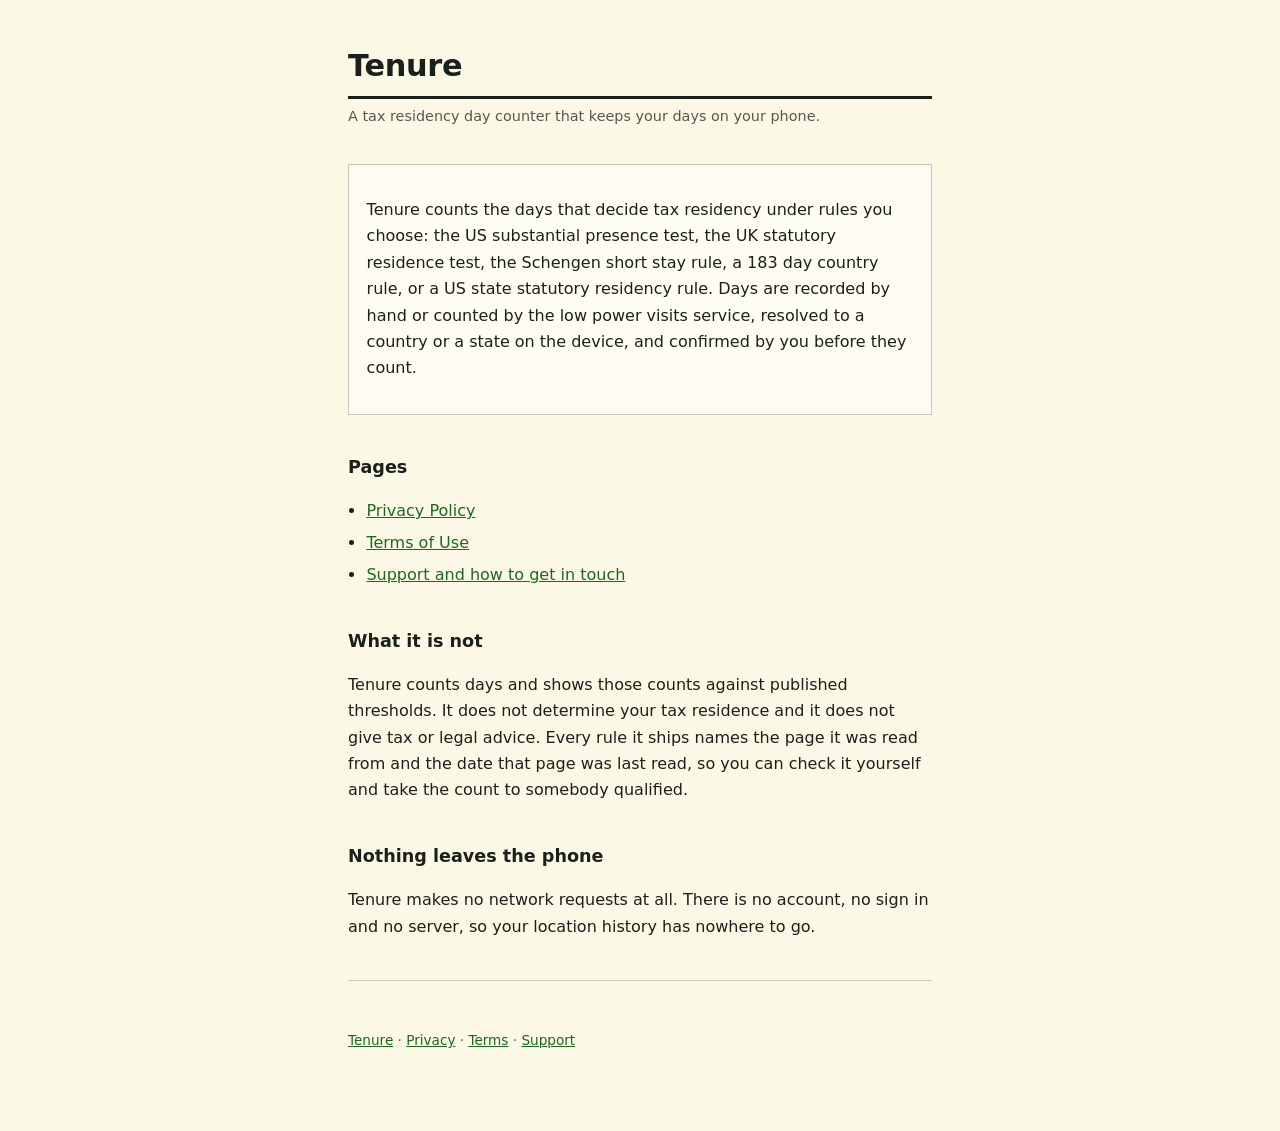
<file: index.html>
<!doctype html>
<html lang="en"><head>
<meta charset="utf-8">
<meta name="viewport" content="width=device-width,initial-scale=1">
<title>Tenure | Tenure</title>
<link rel="stylesheet" href="_style.css">
</head><body><main>
<h1>Tenure</h1>
<p class="meta">A tax residency day counter that keeps your days on your phone.</p>

<div class="note">
<p>Tenure counts the days that decide tax residency under rules you choose: the US
substantial presence test, the UK statutory residence test, the Schengen short stay
rule, a 183 day country rule, or a US state statutory residency rule. Days are recorded
by hand or counted by the low power visits service, resolved to a country or a state on
the device, and confirmed by you before they count.</p>
</div>

<h2>Pages</h2>
<ul>
  <li><a href="privacy.html">Privacy Policy</a></li>
  <li><a href="terms.html">Terms of Use</a></li>
  <li><a href="support.html">Support and how to get in touch</a></li>
</ul>

<h2>What it is not</h2>
<p>Tenure counts days and shows those counts against published thresholds. It does not
determine your tax residence and it does not give tax or legal advice. Every rule it
ships names the page it was read from and the date that page was last read, so you can
check it yourself and take the count to somebody qualified.</p>

<h2>Nothing leaves the phone</h2>
<p>Tenure makes no network requests at all. There is no account, no sign in and no
server, so your location history has nowhere to go.</p>
<hr><footer><a href="index.html">Tenure</a> &middot; <a href="privacy.html">Privacy</a> &middot; <a href="terms.html">Terms</a> &middot; <a href="support.html">Support</a></footer></main></body></html>
</file>
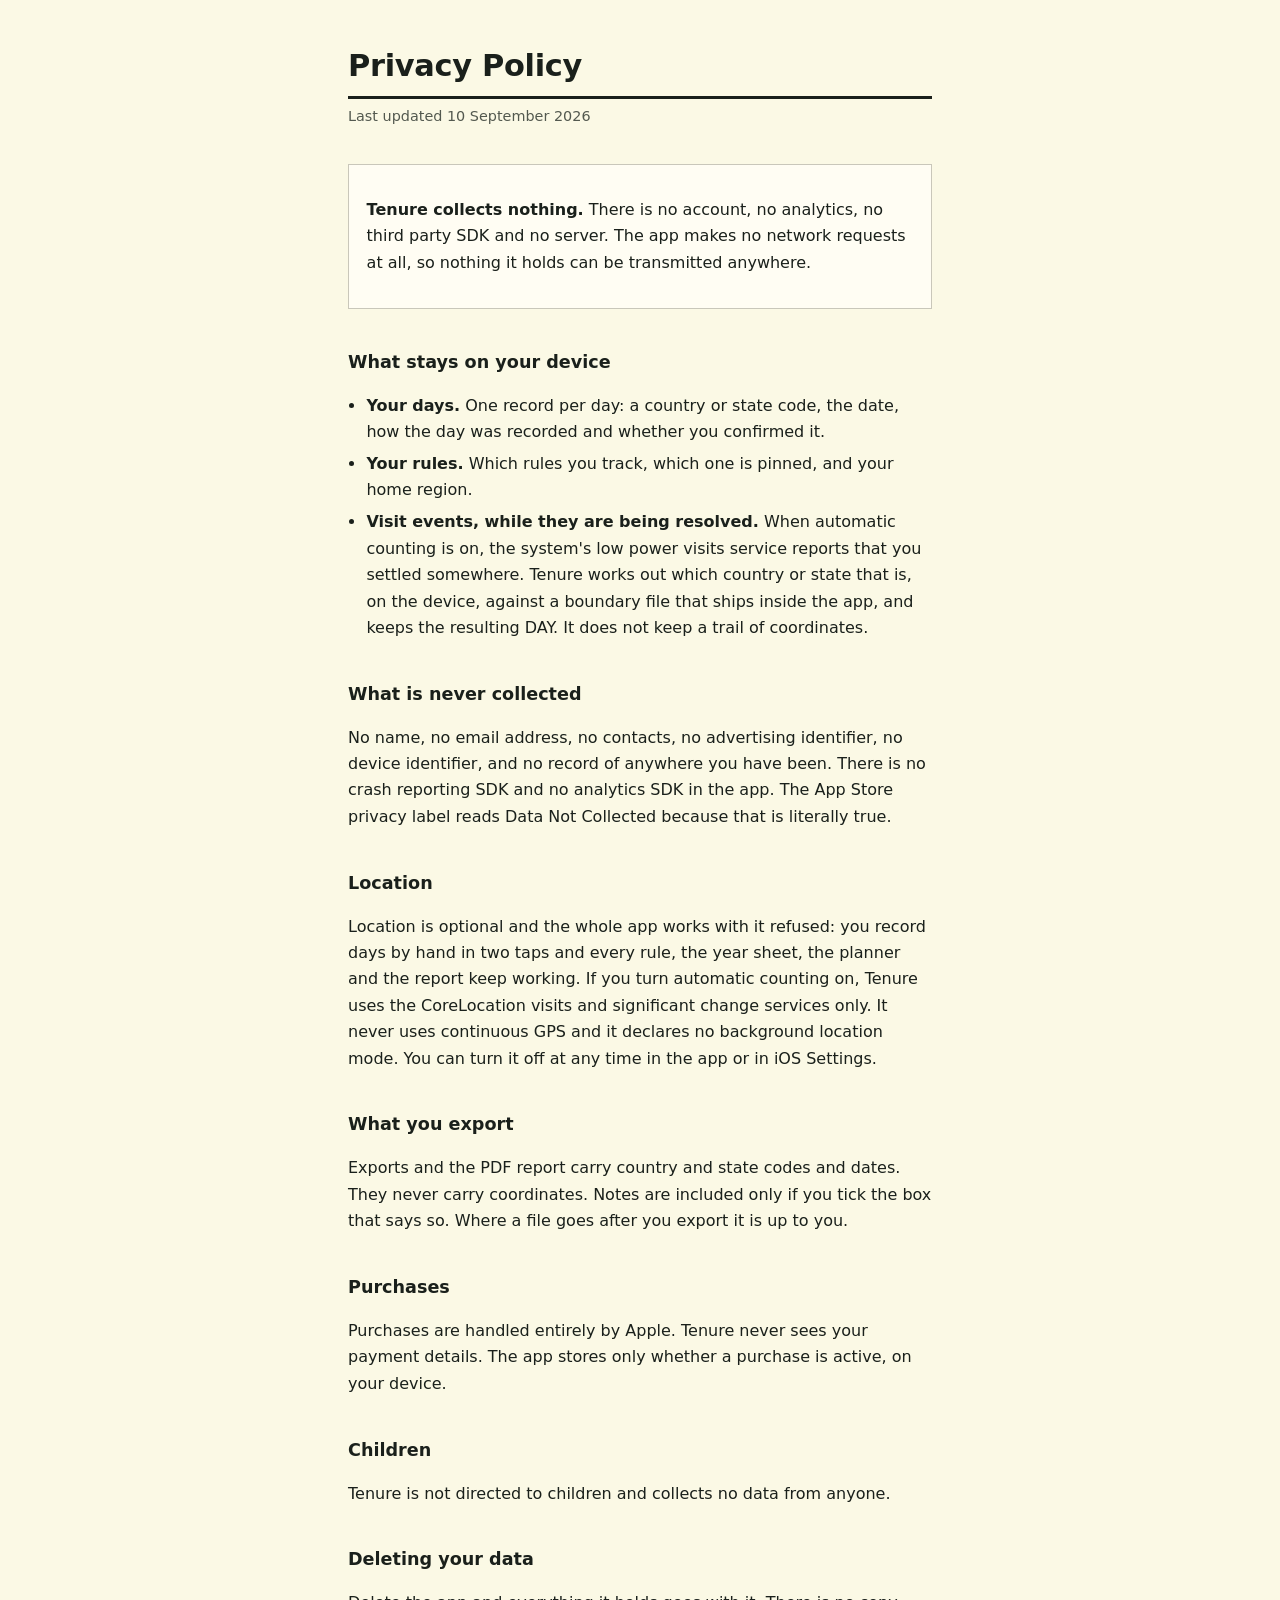
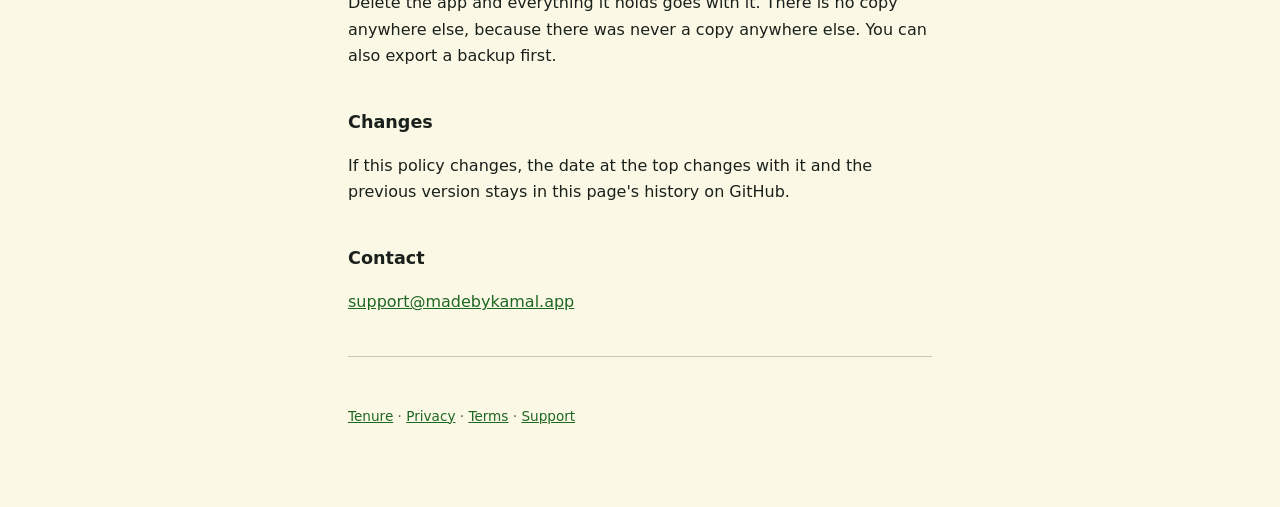
<file: privacy.html>
<!doctype html>
<html lang="en"><head>
<meta charset="utf-8">
<meta name="viewport" content="width=device-width,initial-scale=1">
<title>Privacy Policy | Tenure</title>
<link rel="stylesheet" href="_style.css">
</head><body><main>
<h1>Privacy Policy</h1>
<p class="meta">Last updated 10 September 2026</p>

<div class="note">
<p><strong>Tenure collects nothing.</strong> There is no account, no analytics, no
third party SDK and no server. The app makes no network requests at all, so nothing it
holds can be transmitted anywhere.</p>
</div>

<h2>What stays on your device</h2>
<ul>
  <li><strong>Your days.</strong> One record per day: a country or state code, the date,
      how the day was recorded and whether you confirmed it.</li>
  <li><strong>Your rules.</strong> Which rules you track, which one is pinned, and your
      home region.</li>
  <li><strong>Visit events, while they are being resolved.</strong> When automatic
      counting is on, the system's low power visits service reports that you settled
      somewhere. Tenure works out which country or state that is, on the device, against
      a boundary file that ships inside the app, and keeps the resulting DAY. It does not
      keep a trail of coordinates.</li>
</ul>

<h2>What is never collected</h2>
<p>No name, no email address, no contacts, no advertising identifier, no device
identifier, and no record of anywhere you have been. There is no crash reporting SDK and
no analytics SDK in the app. The App Store privacy label reads Data Not Collected because
that is literally true.</p>

<h2>Location</h2>
<p>Location is optional and the whole app works with it refused: you record days by hand
in two taps and every rule, the year sheet, the planner and the report keep working. If
you turn automatic counting on, Tenure uses the CoreLocation visits and significant
change services only. It never uses continuous GPS and it declares no background location
mode. You can turn it off at any time in the app or in iOS Settings.</p>

<h2>What you export</h2>
<p>Exports and the PDF report carry country and state codes and dates. They never carry
coordinates. Notes are included only if you tick the box that says so. Where a file goes
after you export it is up to you.</p>

<h2>Purchases</h2>
<p>Purchases are handled entirely by Apple. Tenure never sees your payment details. The
app stores only whether a purchase is active, on your device.</p>

<h2>Children</h2>
<p>Tenure is not directed to children and collects no data from anyone.</p>

<h2>Deleting your data</h2>
<p>Delete the app and everything it holds goes with it. There is no copy anywhere else,
because there was never a copy anywhere else. You can also export a backup first.</p>

<h2>Changes</h2>
<p>If this policy changes, the date at the top changes with it and the previous version
stays in this page's history on GitHub.</p>

<h2>Contact</h2>
<p><a href="mailto:support@madebykamal.app">support@madebykamal.app</a></p>
<hr><footer><a href="index.html">Tenure</a> &middot; <a href="privacy.html">Privacy</a> &middot; <a href="terms.html">Terms</a> &middot; <a href="support.html">Support</a></footer></main></body></html>
</file>
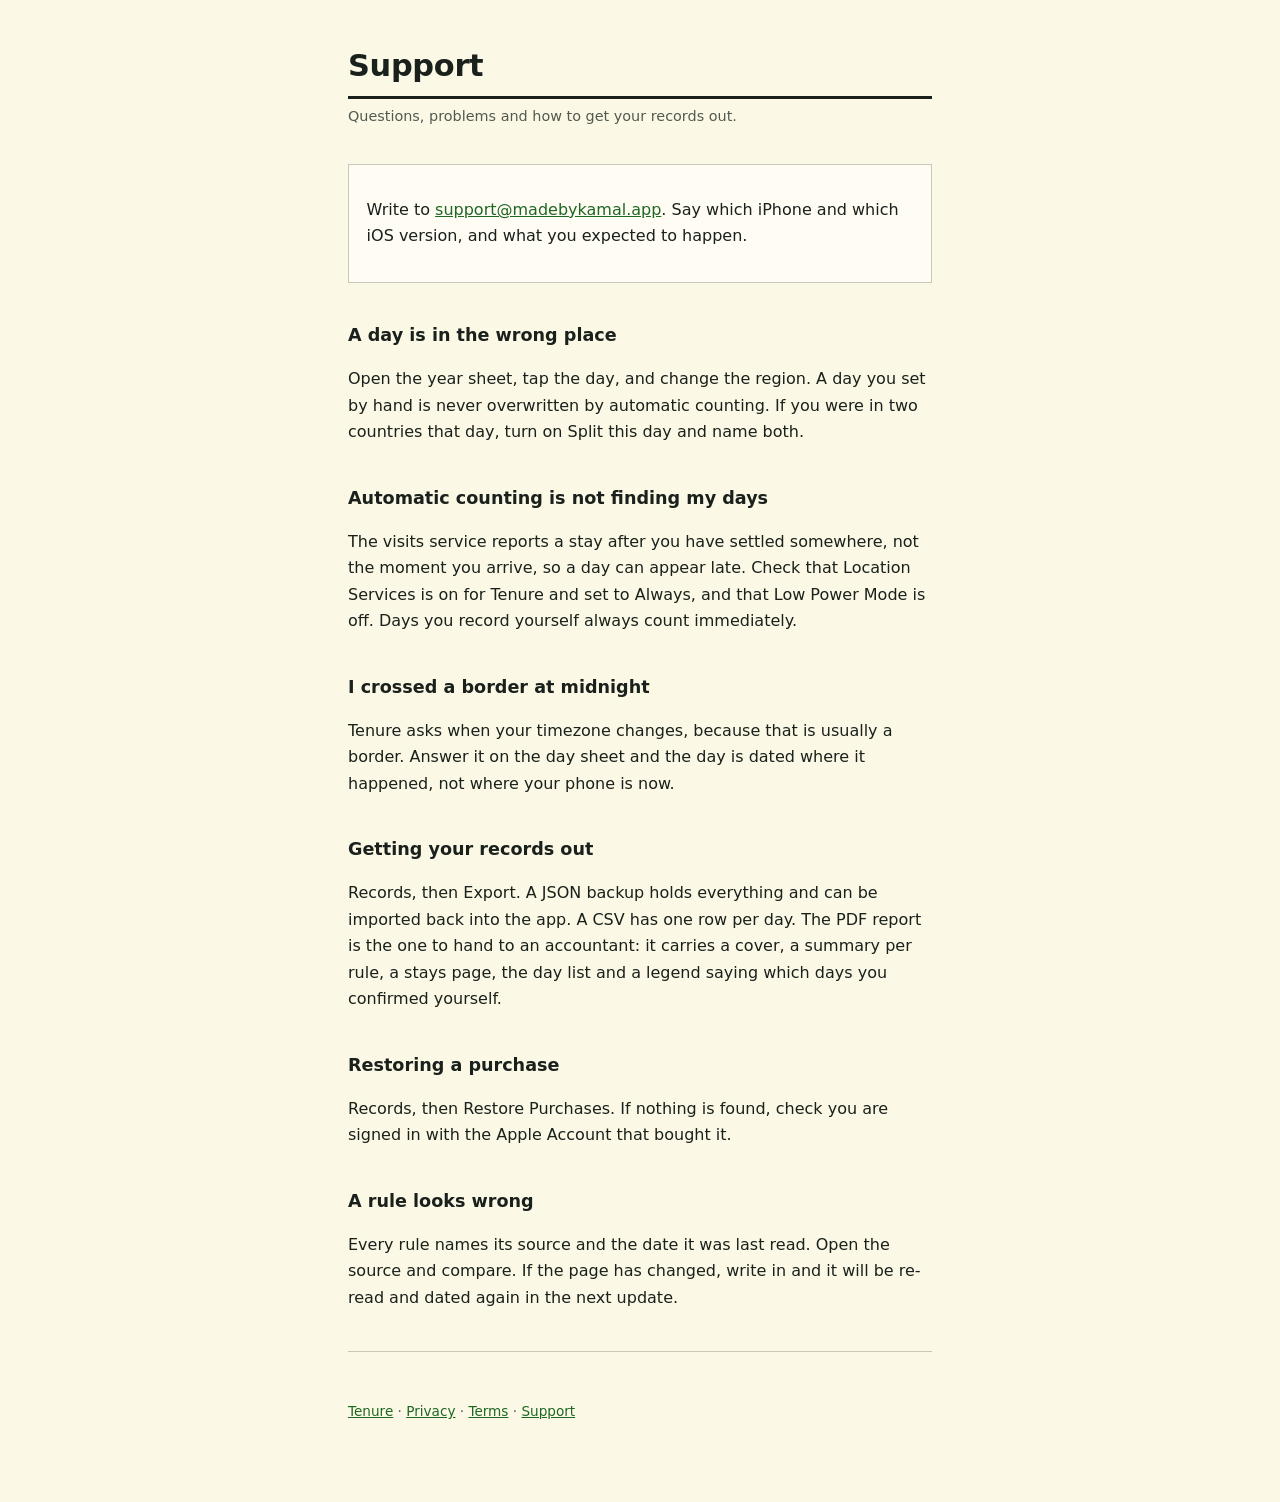
<file: support.html>
<!doctype html>
<html lang="en"><head>
<meta charset="utf-8">
<meta name="viewport" content="width=device-width,initial-scale=1">
<title>Support | Tenure</title>
<link rel="stylesheet" href="_style.css">
</head><body><main>
<h1>Support</h1>
<p class="meta">Questions, problems and how to get your records out.</p>

<div class="note">
<p>Write to <a href="mailto:support@madebykamal.app">support@madebykamal.app</a>.
Say which iPhone and which iOS version, and what you expected to happen.</p>
</div>

<h2>A day is in the wrong place</h2>
<p>Open the year sheet, tap the day, and change the region. A day you set by hand is never
overwritten by automatic counting. If you were in two countries that day, turn on Split
this day and name both.</p>

<h2>Automatic counting is not finding my days</h2>
<p>The visits service reports a stay after you have settled somewhere, not the moment you
arrive, so a day can appear late. Check that Location Services is on for Tenure and set to
Always, and that Low Power Mode is off. Days you record yourself always count immediately.</p>

<h2>I crossed a border at midnight</h2>
<p>Tenure asks when your timezone changes, because that is usually a border. Answer it on
the day sheet and the day is dated where it happened, not where your phone is now.</p>

<h2>Getting your records out</h2>
<p>Records, then Export. A JSON backup holds everything and can be imported back into the
app. A CSV has one row per day. The PDF report is the one to hand to an accountant: it
carries a cover, a summary per rule, a stays page, the day list and a legend saying which
days you confirmed yourself.</p>

<h2>Restoring a purchase</h2>
<p>Records, then Restore Purchases. If nothing is found, check you are signed in with the
Apple Account that bought it.</p>

<h2>A rule looks wrong</h2>
<p>Every rule names its source and the date it was last read. Open the source and compare.
If the page has changed, write in and it will be re-read and dated again in the next
update.</p>
<hr><footer><a href="index.html">Tenure</a> &middot; <a href="privacy.html">Privacy</a> &middot; <a href="terms.html">Terms</a> &middot; <a href="support.html">Support</a></footer></main></body></html>
</file>
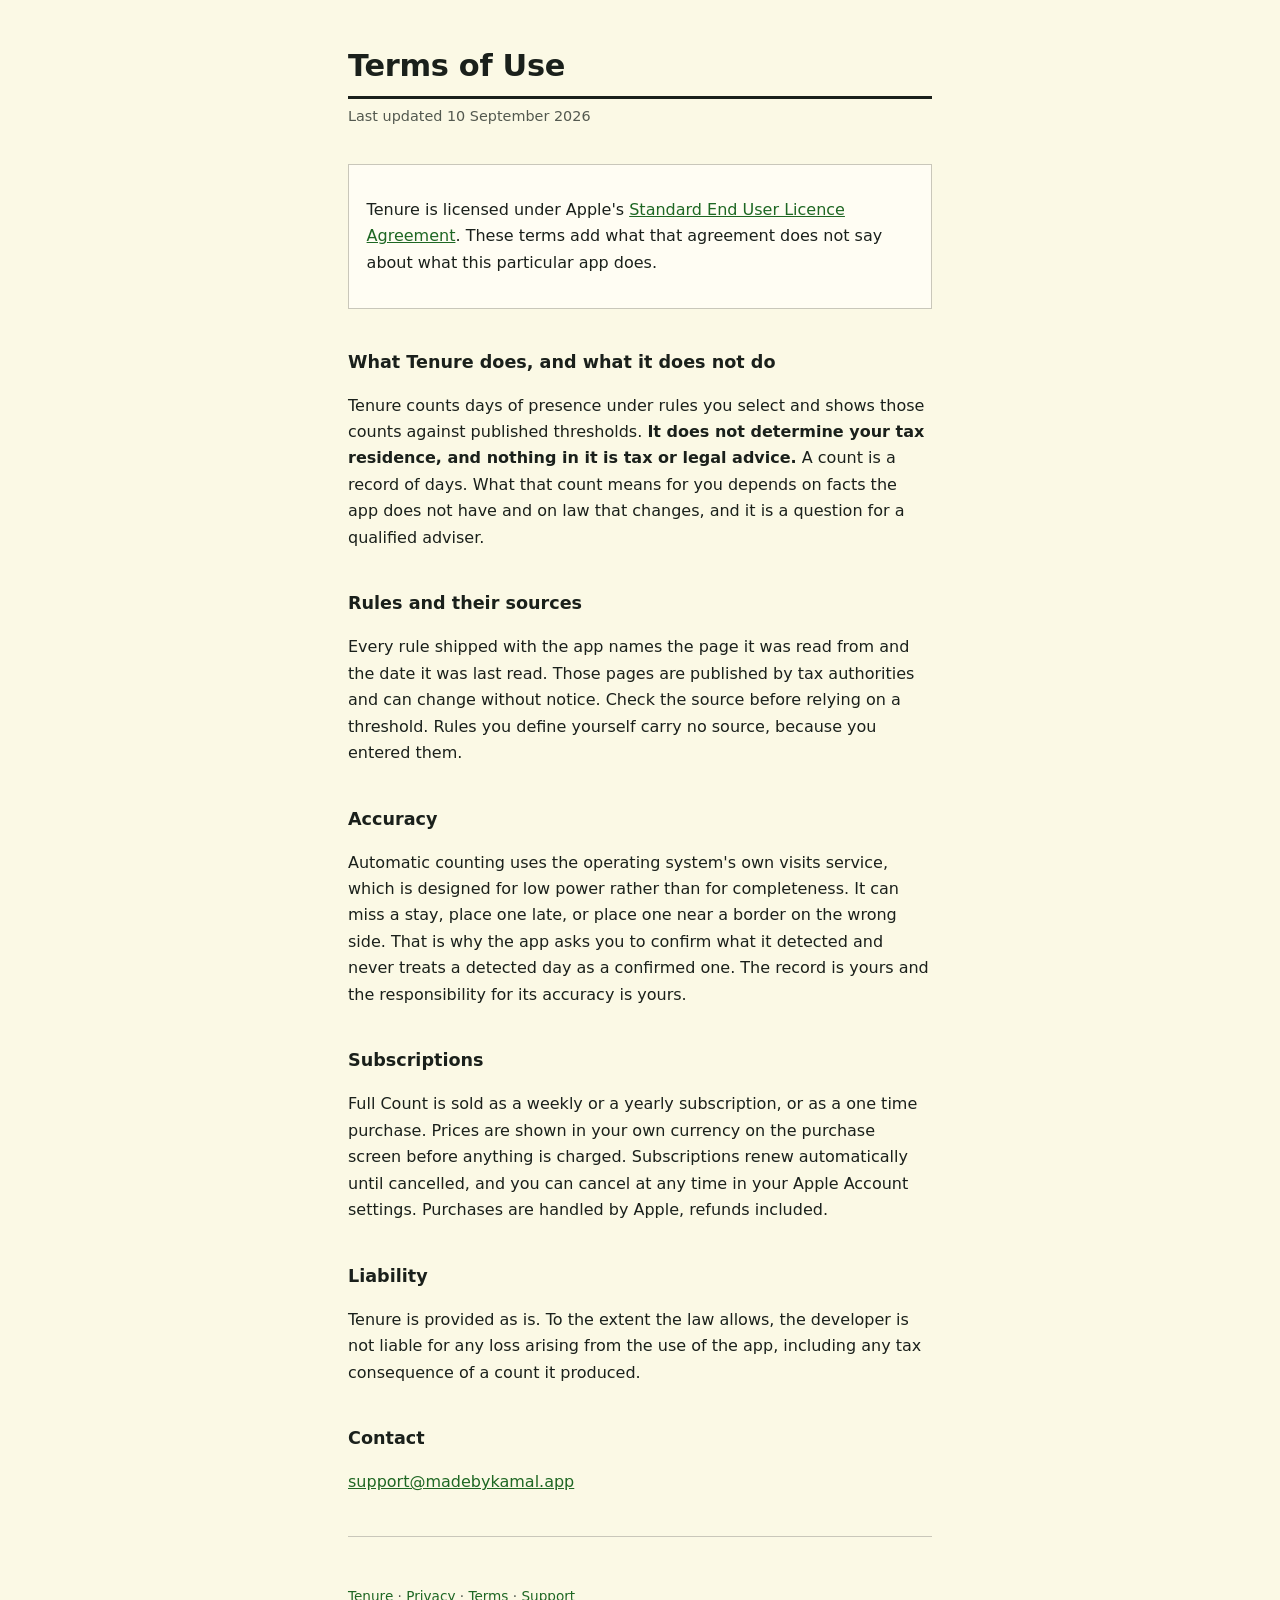
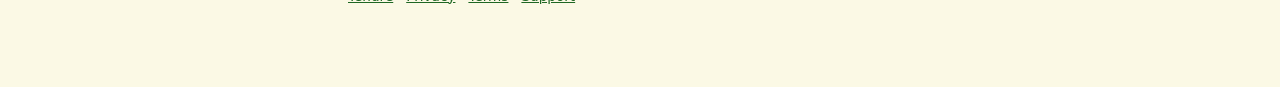
<file: terms.html>
<!doctype html>
<html lang="en"><head>
<meta charset="utf-8">
<meta name="viewport" content="width=device-width,initial-scale=1">
<title>Terms of Use | Tenure</title>
<link rel="stylesheet" href="_style.css">
</head><body><main>
<h1>Terms of Use</h1>
<p class="meta">Last updated 10 September 2026</p>

<div class="note">
<p>Tenure is licensed under Apple's <a
href="https://www.apple.com/legal/internet-services/itunes/dev/stdeula/">Standard End
User Licence Agreement</a>. These terms add what that agreement does not say about what
this particular app does.</p>
</div>

<h2>What Tenure does, and what it does not do</h2>
<p>Tenure counts days of presence under rules you select and shows those counts against
published thresholds. <strong>It does not determine your tax residence, and nothing in it
is tax or legal advice.</strong> A count is a record of days. What that count means for
you depends on facts the app does not have and on law that changes, and it is a question
for a qualified adviser.</p>

<h2>Rules and their sources</h2>
<p>Every rule shipped with the app names the page it was read from and the date it was
last read. Those pages are published by tax authorities and can change without notice.
Check the source before relying on a threshold. Rules you define yourself carry no source,
because you entered them.</p>

<h2>Accuracy</h2>
<p>Automatic counting uses the operating system's own visits service, which is designed
for low power rather than for completeness. It can miss a stay, place one late, or place
one near a border on the wrong side. That is why the app asks you to confirm what it
detected and never treats a detected day as a confirmed one. The record is yours and the
responsibility for its accuracy is yours.</p>

<h2>Subscriptions</h2>
<p>Full Count is sold as a weekly or a yearly subscription, or as a one time purchase.
Prices are shown in your own currency on the purchase screen before anything is charged.
Subscriptions renew automatically until cancelled, and you can cancel at any time in your
Apple Account settings. Purchases are handled by Apple, refunds included.</p>

<h2>Liability</h2>
<p>Tenure is provided as is. To the extent the law allows, the developer is not liable for
any loss arising from the use of the app, including any tax consequence of a count it
produced.</p>

<h2>Contact</h2>
<p><a href="mailto:support@madebykamal.app">support@madebykamal.app</a></p>
<hr><footer><a href="index.html">Tenure</a> &middot; <a href="privacy.html">Privacy</a> &middot; <a href="terms.html">Terms</a> &middot; <a href="support.html">Support</a></footer></main></body></html>
</file>
<file: _style.css>
/* Tenure's own palette, the same numbers the app draws with:
   paper #FBF9E5, ink #1A201B, accent #1E6723, and their dark pairs. */
:root { --ink:#1A201B; --soft:#53594F; --rule:#C9C7BA; --ground:#FBF9E5;
        --surface:#FFFDF3; --accent:#1E6723; }
@media (prefers-color-scheme: dark) {
  :root { --ink:#E9EBE4; --soft:#A8AFA5; --rule:#2E3630; --ground:#0F1512;
          --surface:#151C17; --accent:#7EC883; }
}
* { box-sizing: border-box; }
body { margin:0; background:var(--ground); color:var(--ink);
       font:16px/1.65 -apple-system,BlinkMacSystemFont,"Segoe UI",system-ui,sans-serif; }
main { max-width:39rem; margin:0 auto; padding:3rem 1.25rem 5rem; }
h1 { font-size:1.9rem; line-height:1.2; margin:0 0 .4rem; letter-spacing:-.01em; }
h1::after { content:""; display:block; height:3px; background:var(--ink); margin-top:.7rem; }
h2 { font-size:1.1rem; margin:2.4rem 0 .6rem; }
.meta { color:var(--soft); font-size:.9rem; margin:0 0 2.2rem; }
a { color:var(--accent); }
hr { border:0; border-top:1px solid var(--rule); margin:2.5rem 0; }
ul { padding-left:1.15rem; } li { margin:.35rem 0; }
.note { background:var(--surface); border:1px solid var(--rule); padding:1rem 1.1rem; }
code { font-size:.9em; }
footer { color:var(--soft); font-size:.85rem; margin-top:3rem; }
</file>
